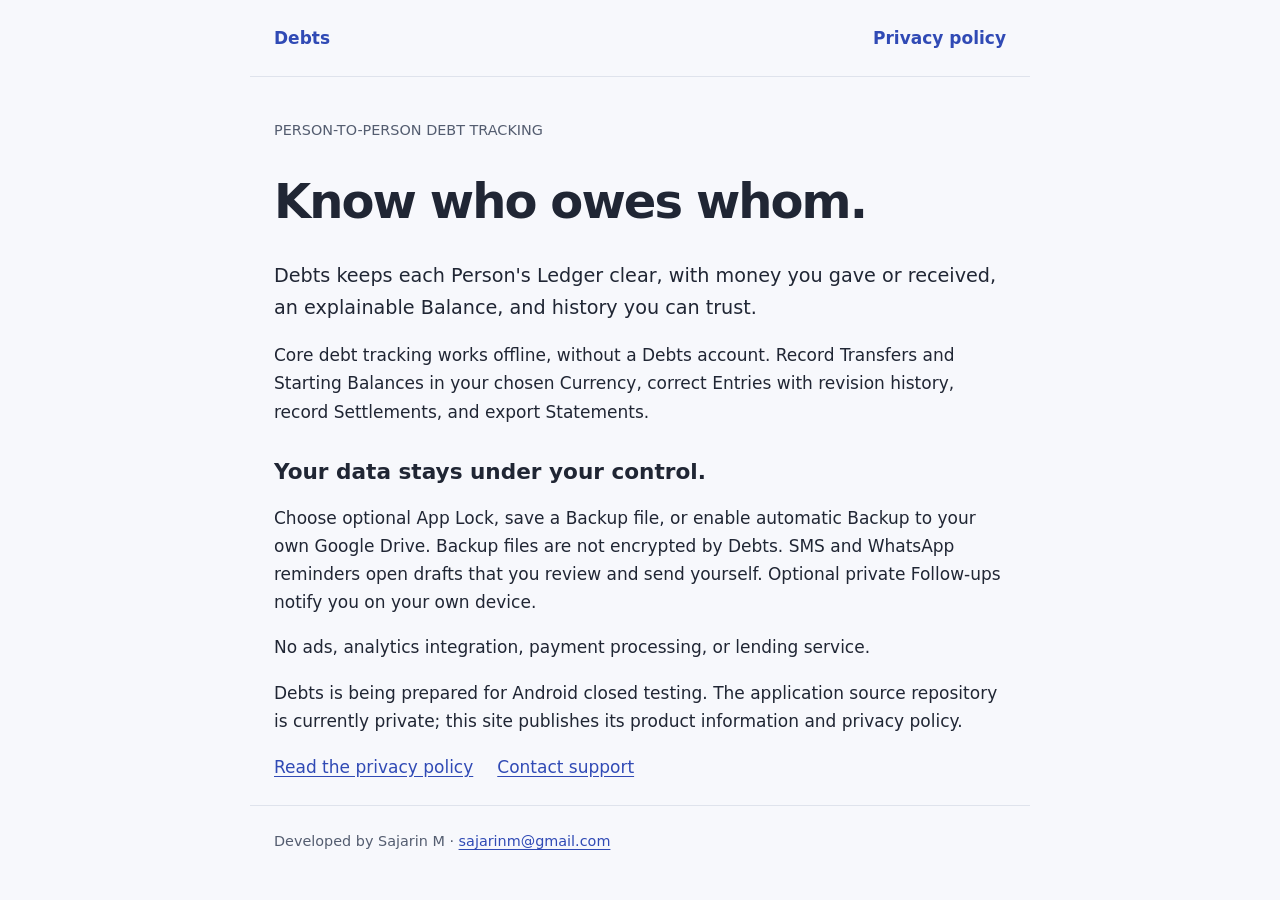
<file: index.html>
<!doctype html>
<html lang="en">
  <head>
    <meta charset="utf-8" />
    <meta name="viewport" content="width=device-width,initial-scale=1" />
    <title>Debts — a clear personal debt ledger</title>
    <meta
      name="description"
      content="Debts — private, offline-first person-to-person debt tracking. Developed by Sajarin M."
    />
    <link rel="stylesheet" href="style.css" />
  </head>
  <body>
    <header><a href="./">Debts</a><a href="privacy.html">Privacy policy</a></header>
    <main>
      <p class="label">PERSON-TO-PERSON DEBT TRACKING</p>
      <h1>Know who owes whom.</h1>
      <p class="intro">
        Debts keeps each Person's Ledger clear, with money you gave or received, an explainable
        Balance, and history you can trust.
      </p>
      <p>
        Core debt tracking works offline, without a Debts account. Record Transfers and Starting
        Balances in your chosen Currency, correct Entries with revision history, record Settlements,
        and export Statements.
      </p>
      <h2>Your data stays under your control.</h2>
      <p>
        Choose optional App Lock, save a Backup file, or enable automatic Backup to your own Google
        Drive. Backup files are not encrypted by Debts. SMS and WhatsApp reminders open drafts that
        you review and send yourself. Optional private Follow-ups notify you on your own device.
      </p>
      <p>No ads, analytics integration, payment processing, or lending service.</p>
      <p>
        Debts is being prepared for Android closed testing. The application source repository is
        currently private; this site publishes its product information and privacy policy.
      </p>
      <div class="actions">
        <a href="privacy.html">Read the privacy policy</a
        ><a href="mailto:sajarinm@gmail.com">Contact support</a>
      </div>
    </main>
    <footer>
      Developed by Sajarin M · <a href="mailto:sajarinm@gmail.com">sajarinm@gmail.com</a>
    </footer>
  </body>
</html>
</file>
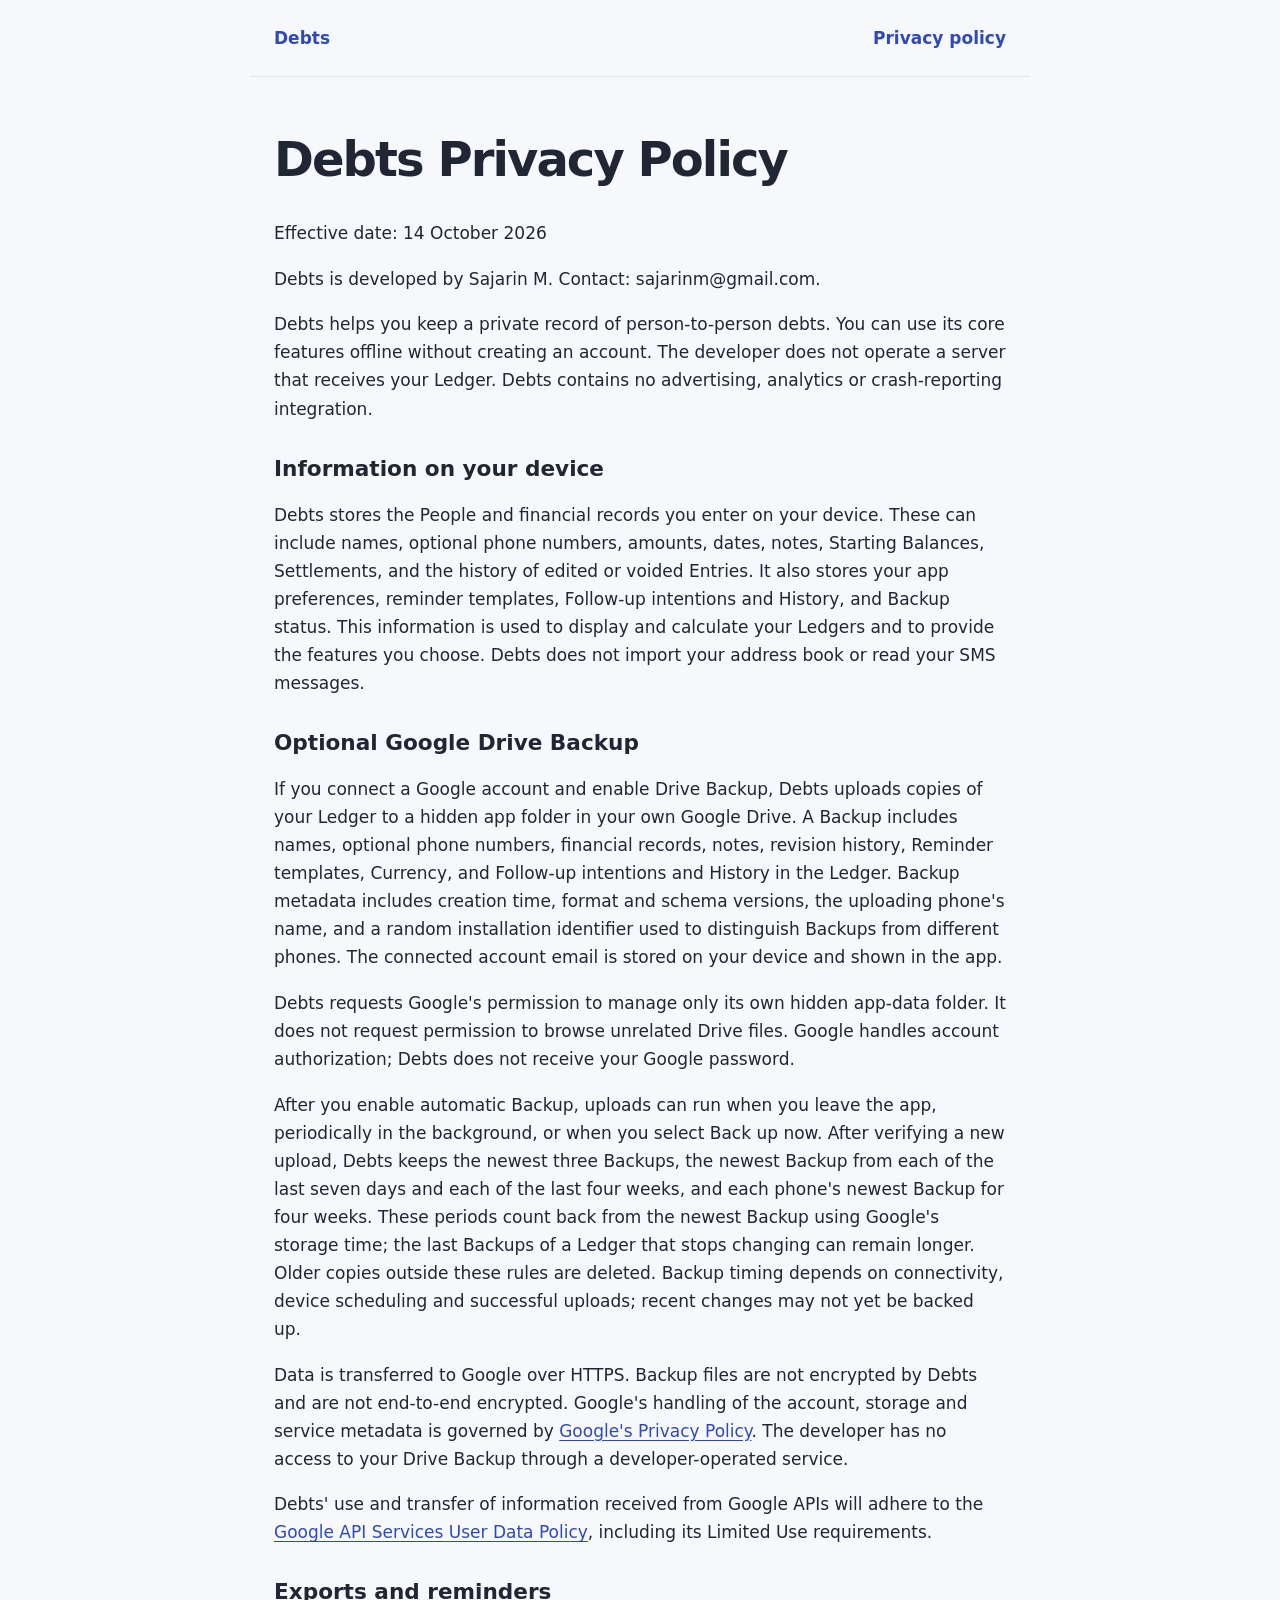
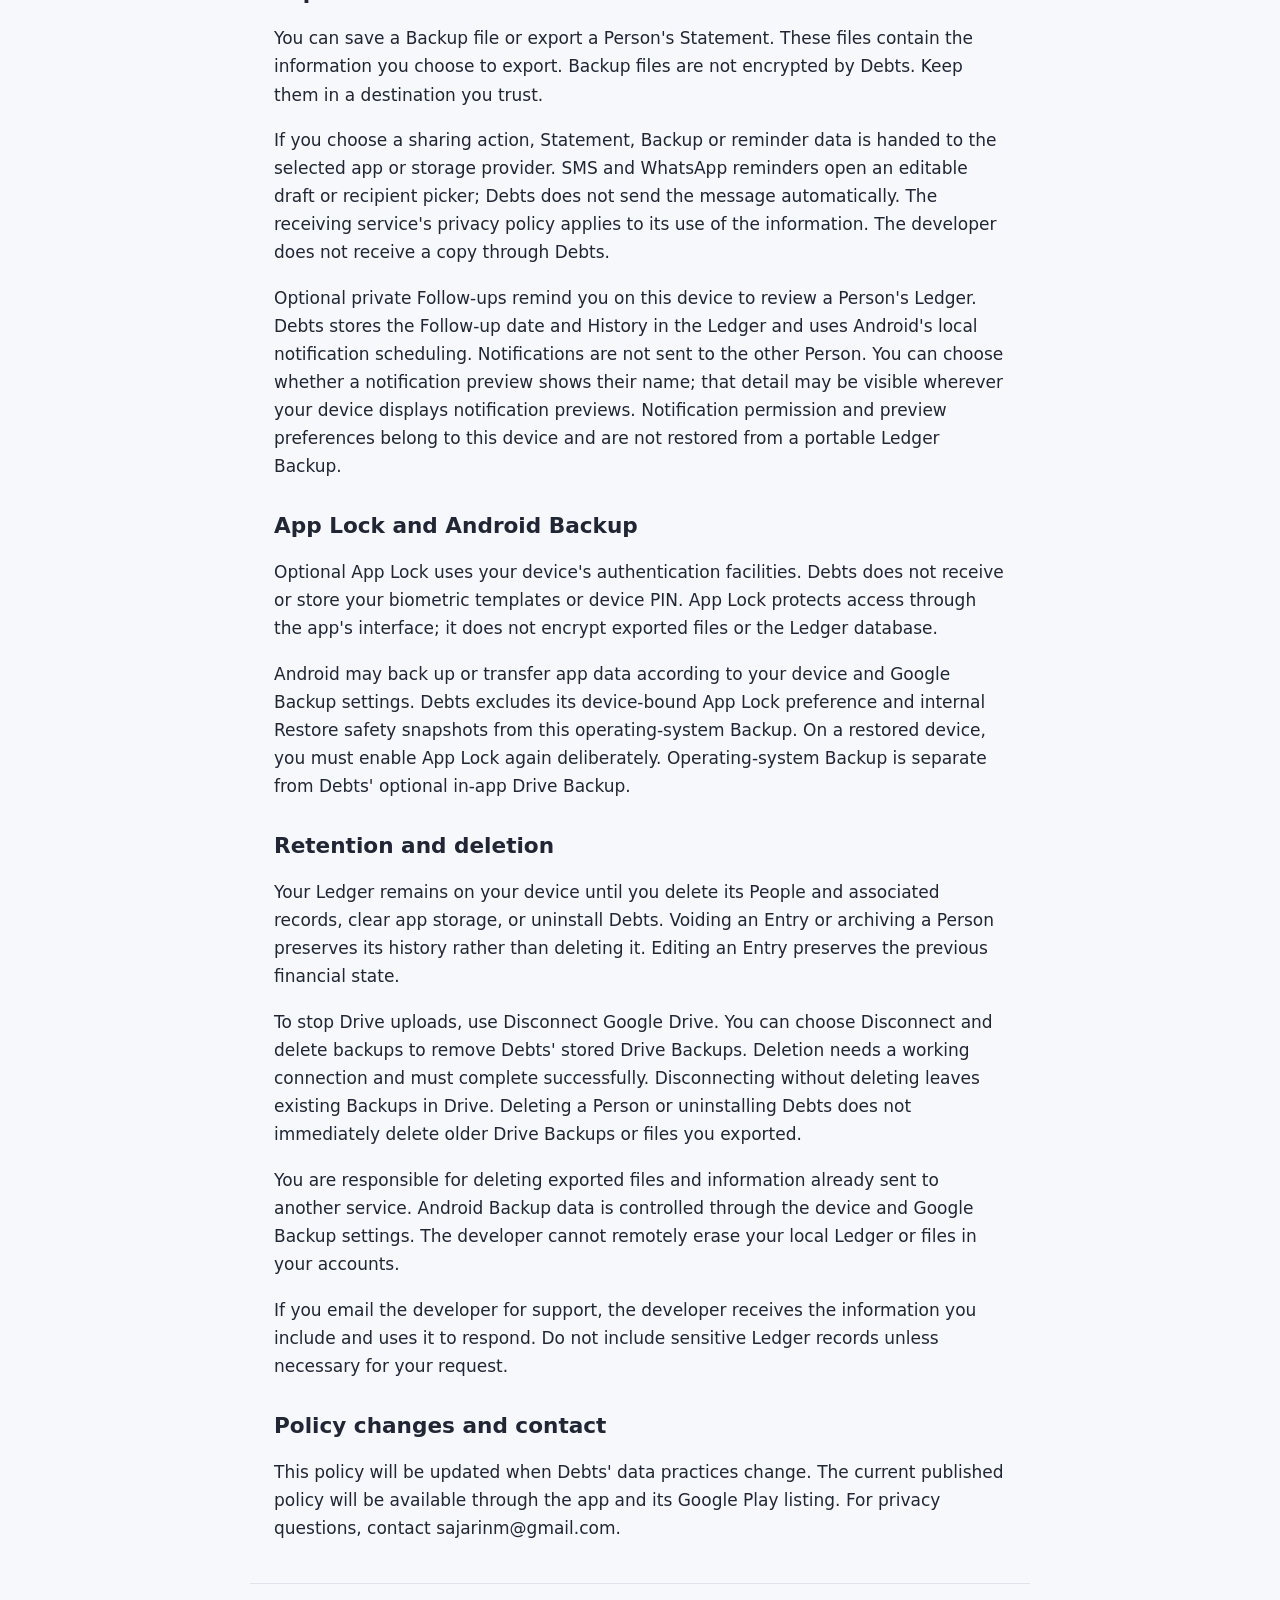
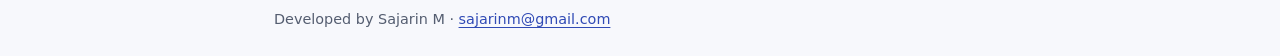
<file: privacy.html>
<!doctype html>
<html lang="en">
  <head>
    <meta charset="utf-8" />
    <meta name="viewport" content="width=device-width,initial-scale=1" />
    <title>Debts Privacy Policy</title>
    <meta
      name="description"
      content="Debts — private, offline-first person-to-person debt tracking. Developed by Sajarin M."
    />
    <link rel="stylesheet" href="style.css" />
  </head>
  <body>
    <header><a href="./">Debts</a><a href="privacy.html">Privacy policy</a></header>
    <main>
      <h1>Debts Privacy Policy</h1>
      <p>Effective date: 14 October 2026</p>
      <p>Debts is developed by Sajarin M. Contact: sajarinm@gmail.com.</p>
      <p>
        Debts helps you keep a private record of person-to-person debts. You can use its core
        features offline without creating an account. The developer does not operate a server that
        receives your Ledger. Debts contains no advertising, analytics or crash-reporting
        integration.
      </p>
      <h2>Information on your device</h2>
      <p>
        Debts stores the People and financial records you enter on your device. These can include
        names, optional phone numbers, amounts, dates, notes, Starting Balances, Settlements, and
        the history of edited or voided Entries. It also stores your app preferences, reminder
        templates, Follow-up intentions and History, and Backup status. This information is used to
        display and calculate your Ledgers and to provide the features you choose. Debts does not
        import your address book or read your SMS messages.
      </p>
      <h2>Optional Google Drive Backup</h2>
      <p>
        If you connect a Google account and enable Drive Backup, Debts uploads copies of your Ledger
        to a hidden app folder in your own Google Drive. A Backup includes names, optional phone
        numbers, financial records, notes, revision history, Reminder templates, Currency, and
        Follow-up intentions and History in the Ledger. Backup metadata includes creation time,
        format and schema versions, the uploading phone&#x27;s name, and a random installation
        identifier used to distinguish Backups from different phones. The connected account email is
        stored on your device and shown in the app.
      </p>
      <p>
        Debts requests Google&#x27;s permission to manage only its own hidden app-data folder. It
        does not request permission to browse unrelated Drive files. Google handles account
        authorization; Debts does not receive your Google password.
      </p>
      <p>
        After you enable automatic Backup, uploads can run when you leave the app, periodically in
        the background, or when you select Back up now. After verifying a new upload, Debts keeps
        the newest three Backups, the newest Backup from each of the last seven days and each of the
        last four weeks, and each phone's newest Backup for four weeks. These periods count back
        from the newest Backup using Google's storage time; the last Backups of a Ledger that stops
        changing can remain longer. Older copies outside these rules are deleted. Backup timing
        depends on connectivity, device scheduling and successful uploads; recent changes may not
        yet be backed up.
      </p>
      <p>
        Data is transferred to Google over HTTPS. Backup files are not encrypted by Debts and are
        not end-to-end encrypted. Google&#x27;s handling of the account, storage and service
        metadata is governed by
        <a href="https://policies.google.com/privacy">Google&#x27;s Privacy Policy</a>. The
        developer has no access to your Drive Backup through a developer-operated service.
      </p>
      <p>
        Debts&#x27; use and transfer of information received from Google APIs will adhere to the
        <a href="https://developers.google.com/terms/api-services-user-data-policy"
          >Google API Services User Data Policy</a
        >, including its Limited Use requirements.
      </p>
      <h2>Exports and reminders</h2>
      <p>
        You can save a Backup file or export a Person&#x27;s Statement. These files contain the
        information you choose to export. Backup files are not encrypted by Debts. Keep them in a
        destination you trust.
      </p>
      <p>
        If you choose a sharing action, Statement, Backup or reminder data is handed to the selected
        app or storage provider. SMS and WhatsApp reminders open an editable draft or recipient
        picker; Debts does not send the message automatically. The receiving service&#x27;s privacy
        policy applies to its use of the information. The developer does not receive a copy through
        Debts.
      </p>
      <p>
        Optional private Follow-ups remind you on this device to review a Person's Ledger. Debts
        stores the Follow-up date and History in the Ledger and uses Android's local notification
        scheduling. Notifications are not sent to the other Person. You can choose whether a
        notification preview shows their name; that detail may be visible wherever your device
        displays notification previews. Notification permission and preview preferences belong to
        this device and are not restored from a portable Ledger Backup.
      </p>
      <h2>App Lock and Android Backup</h2>
      <p>
        Optional App Lock uses your device&#x27;s authentication facilities. Debts does not receive
        or store your biometric templates or device PIN. App Lock protects access through the
        app&#x27;s interface; it does not encrypt exported files or the Ledger database.
      </p>
      <p>
        Android may back up or transfer app data according to your device and Google Backup
        settings. Debts excludes its device-bound App Lock preference and internal Restore safety
        snapshots from this operating-system Backup. On a restored device, you must enable App Lock
        again deliberately. Operating-system Backup is separate from Debts&#x27; optional in-app
        Drive Backup.
      </p>
      <h2>Retention and deletion</h2>
      <p>
        Your Ledger remains on your device until you delete its People and associated records, clear
        app storage, or uninstall Debts. Voiding an Entry or archiving a Person preserves its
        history rather than deleting it. Editing an Entry preserves the previous financial state.
      </p>
      <p>
        To stop Drive uploads, use Disconnect Google Drive. You can choose Disconnect and delete
        backups to remove Debts&#x27; stored Drive Backups. Deletion needs a working connection and
        must complete successfully. Disconnecting without deleting leaves existing Backups in Drive.
        Deleting a Person or uninstalling Debts does not immediately delete older Drive Backups or
        files you exported.
      </p>
      <p>
        You are responsible for deleting exported files and information already sent to another
        service. Android Backup data is controlled through the device and Google Backup settings.
        The developer cannot remotely erase your local Ledger or files in your accounts.
      </p>
      <p>
        If you email the developer for support, the developer receives the information you include
        and uses it to respond. Do not include sensitive Ledger records unless necessary for your
        request.
      </p>
      <h2>Policy changes and contact</h2>
      <p>
        This policy will be updated when Debts&#x27; data practices change. The current published
        policy will be available through the app and its Google Play listing. For privacy questions,
        contact sajarinm@gmail.com.
      </p>
    </main>
    <footer>
      Developed by Sajarin M · <a href="mailto:sajarinm@gmail.com">sajarinm@gmail.com</a>
    </footer>
  </body>
</html>
</file>
<file: style.css>
* {
  box-sizing: border-box;
}
body {
  margin: 0;
  background: #f7f8fc;
  color: #202634;
  font:
    17px/1.65 system-ui,
    -apple-system,
    BlinkMacSystemFont,
    'Segoe UI',
    sans-serif;
}
header,
main,
footer {
  max-width: 780px;
  margin: auto;
  padding: 24px;
}
header {
  display: flex;
  justify-content: space-between;
  align-items: center;
  border-bottom: 1px solid #dfe3ec;
}
header a {
  font-weight: 700;
  text-decoration: none;
}
h1 {
  font-size: clamp(2rem, 6vw, 3rem);
  line-height: 1.12;
  letter-spacing: -0.04em;
}
h2 {
  font-size: 1.35rem;
  line-height: 1.3;
  margin-top: 2rem;
}
a {
  color: #304ab5;
  text-underline-offset: 3px;
}
a:focus-visible {
  outline: 3px solid #304ab5;
  outline-offset: 4px;
}
p {
  margin: 1.1rem 0;
}
footer {
  font-size: 0.9rem;
  border-top: 1px solid #dfe3ec;
  color: #545d70;
}
.intro {
  font-size: 1.2rem;
}
.label {
  font-size: 0.9rem;
  color: #545d70;
}
.actions {
  display: flex;
  gap: 24px;
  flex-wrap: wrap;
}
li {
  margin: 0.5rem 0;
}
@media (prefers-color-scheme: dark) {
  body {
    background: #151922;
    color: #e6eaf2;
  }
  a {
    color: #a9baff;
  }
  header,
  footer {
    border-color: #333b4d;
  }
  footer,
  .label {
    color: #aeb8cc;
  }
}
</file>
